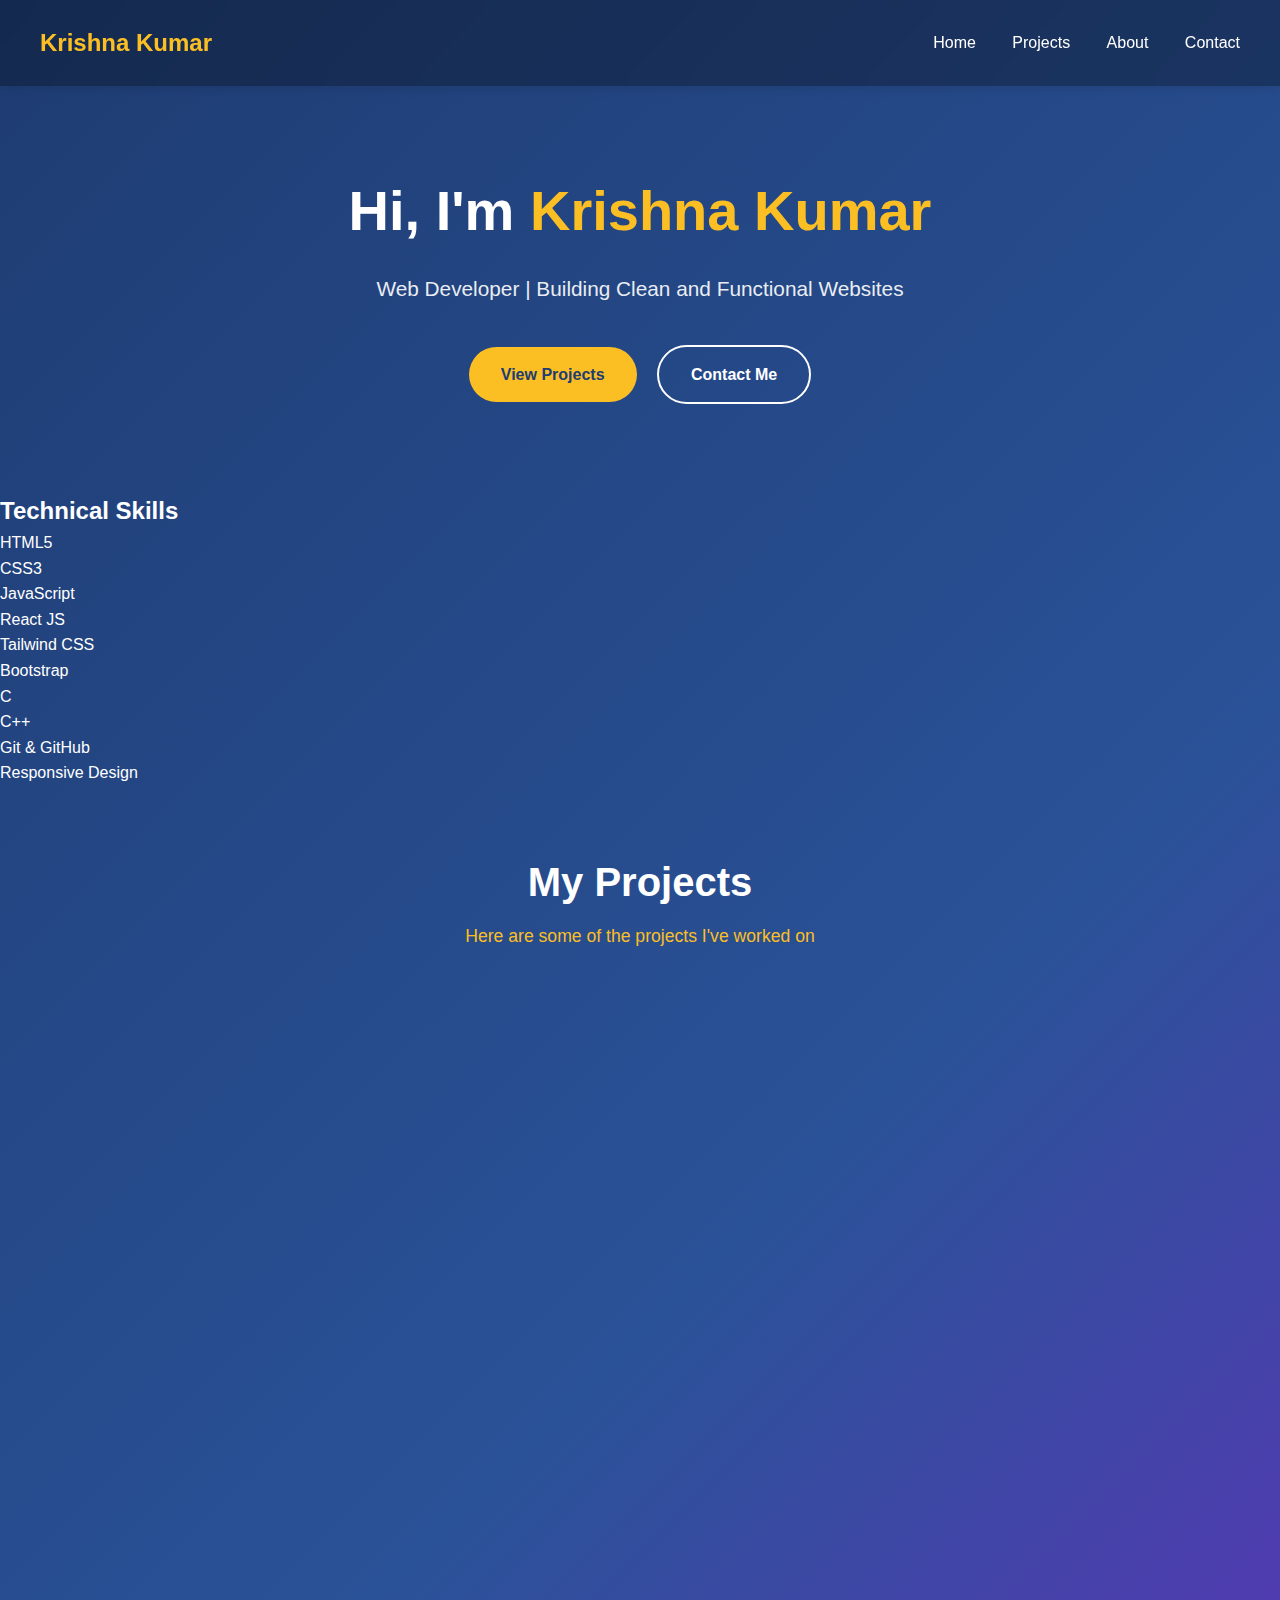
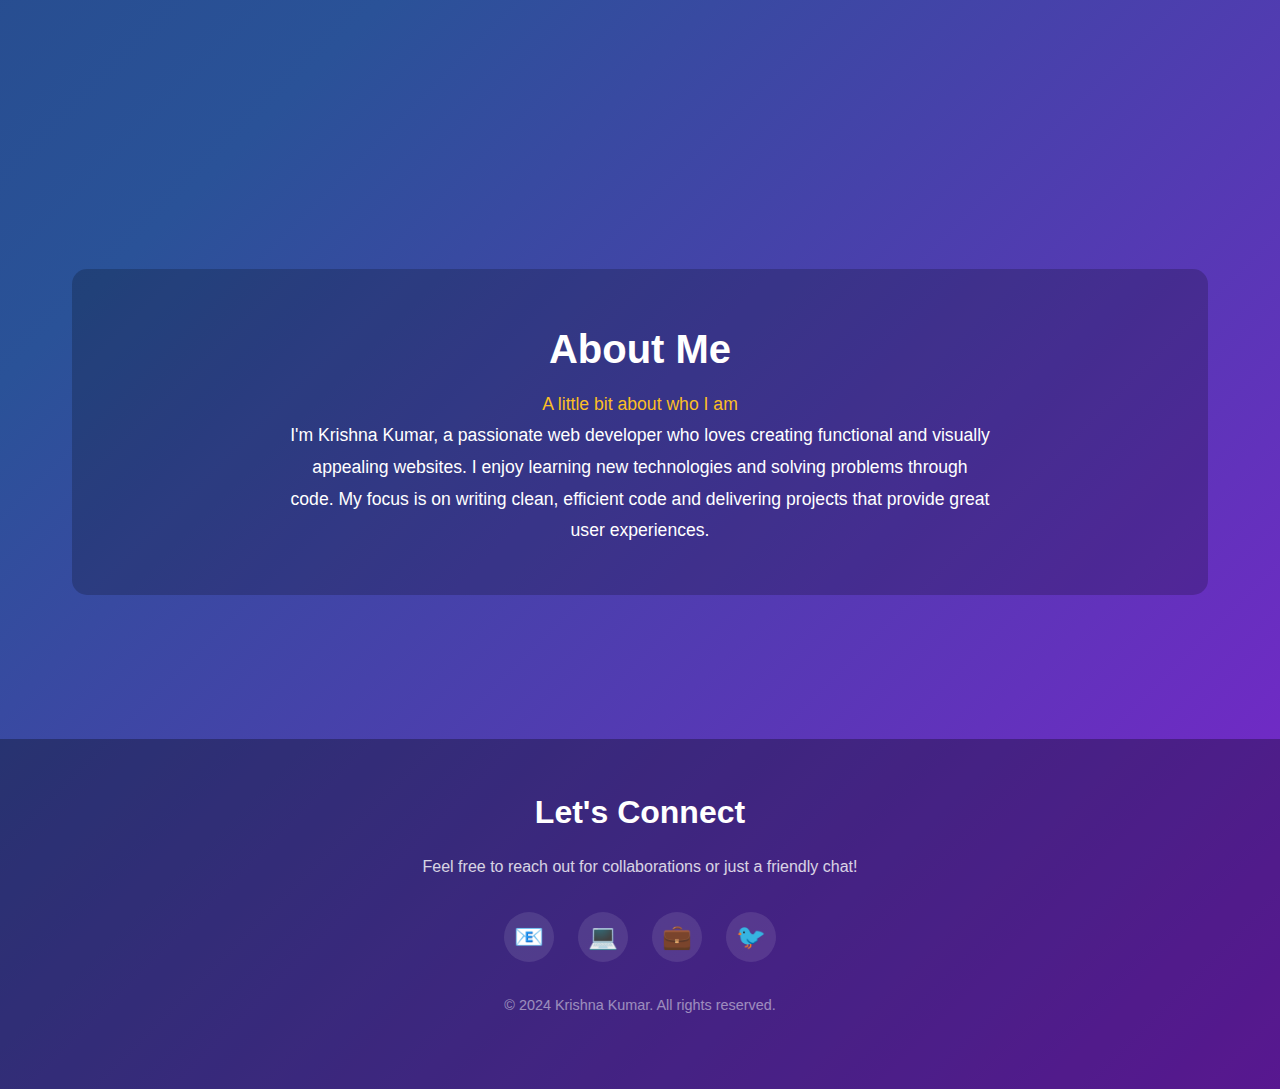
<file: index.html>
<!DOCTYPE html>
<html lang="en">
<head>
    <meta charset="UTF-8">
    <meta name="viewport" content="width=device-width, initial-scale=1.0">
    <title>Krishna Kumar - Portfolio</title>
    <link rel="stylesheet" href="index.css">
</head>
<body>
    <header>
        <div class="header-content">
            <div class="logo">Krishna Kumar</div>
            <nav>
                <a href="#home">Home</a>
                <a href="#projects">Projects</a>
                <a href="#about">About</a>
                <a href="#contact">Contact</a>
            </nav>
        </div>
    </header>

    <section class="hero" id="home">
        <h1>Hi, I'm <span class="highlight">Krishna Kumar</span></h1>
        <p>Web Developer | Building Clean and Functional Websites</p>
        <div>
            <a href="#projects" class="btn">View Projects</a>
            <a href="#contact" class="btn btn-secondary">Contact Me</a>
        </div>
    </section>
    <section id="skills" class="skills-section">
    <h2 class="section-title">Technical Skills</h2>

    <div class="skills-grid">
        <div class="skill-card">HTML5</div>
        <div class="skill-card">CSS3</div>
        <div class="skill-card">JavaScript</div>
        <div class="skill-card">React JS</div>
        <div class="skill-card">Tailwind CSS</div>
        <div class="skill-card">Bootstrap</div>
        <div class="skill-card">C</div>
        <div class="skill-card">C++</div>
        <div class="skill-card">Git & GitHub</div>
        <div class="skill-card">Responsive Design</div>
    </div>
</section>

    <section class="section" id="projects">
        <h2>My Projects</h2>
        <p class="section-subtitle">Here are some of the projects I've worked on</p>

        <div class="projects-grid">
            <a href="Quiz_website.html" target="_blank" style="text-decoration: none;"><div class="project-card">
                <div class="project-icon">❓</div>
                <h3>Quiz Website</h3>
                <p>An interactive quiz application with multiple choice questions, score tracking, and instant feedback for users.</p>
                <div class="tech-tags">
                    <span class="tech-tag">HTML</span>
                    <span class="tech-tag">CSS</span>
                    <span class="tech-tag">JavaScript</span>
                </div>
            </div>
            </a>

            <a href="to-do-list.html" target="_blank" style="text-decoration: none;"><div class="project-card">
                <div class="project-icon">✅</div>
                <h3>To-Do List</h3>
                <p>A task management app where users can add, edit, delete tasks, and mark them as complete with local storage.</p>
                <div class="tech-tags">
                    <span class="tech-tag">JavaScript</span>
                    <span class="tech-tag">Local Storage</span>
                    <span class="tech-tag">CSS</span>
                </div>
            </div>
            </a>

            <a href="calculator_website.html" target="_blank" style="text-decoration: none;">
                <div class="project-card">
                <div class="project-icon">🔢</div>
                <h3>Calculator</h3>
                <p>A functional calculator that performs basic arithmetic operations with a clean and user-friendly interface.</p>
                <div class="tech-tags">
                    <span class="tech-tag">JavaScript</span>
                    <span class="tech-tag">HTML</span>
                    <span class="tech-tag">CSS</span>
                </div>
            </div>
            </a>

           <a href="Landing_page.html" target="_blank" style="text-decoration: none;">
             <div class="project-card">
                <div class="project-icon">🌐</div>
                <h3>Landing Page</h3>
                <p>A responsive and modern landing page design with smooth scrolling and attractive visual elements.</p>
                <div class="tech-tags">
                    <span class="tech-tag">HTML5</span>
                    <span class="tech-tag">CSS3</span>
                    <span class="tech-tag">Responsive</span>
                </div>
             </div>
            </a>
        </div>
    </section>

    <section class="section" id="about">
        <div class="about">
            <h2>About Me</h2>
            <p class="section-subtitle">A little bit about who I am</p>
            <p>I'm Krishna Kumar, a passionate web developer who loves creating functional and visually appealing websites. I enjoy learning new technologies and solving problems through code. My focus is on writing clean, efficient code and delivering projects that provide great user experiences.</p>
        </div>
    </section>

    <footer id="contact">
        <h3>Let's Connect</h3>
        <p>Feel free to reach out for collaborations or just a friendly chat!</p>

        <div class="social-links">
            <a href="mailto:iampandit2003@gmail.com" title="Email">📧</a>
            <a href="https://github.com/KrishnaKumarPandit1/krishna-portfolio.git" title="GitHub">💻</a>
            <a href="https://in.linkedin.com/in/krishna-kumar-webdev" title="LinkedIn">💼</a>
            <a href="#" title="Twitter">🐦</a>
        </div>

        <div class="copyright">
            <p>&copy; 2024 Krishna Kumar. All rights reserved.</p>
        </div>
    </footer>

    <script src="index.js"></script>
</body>
</html>
</file>
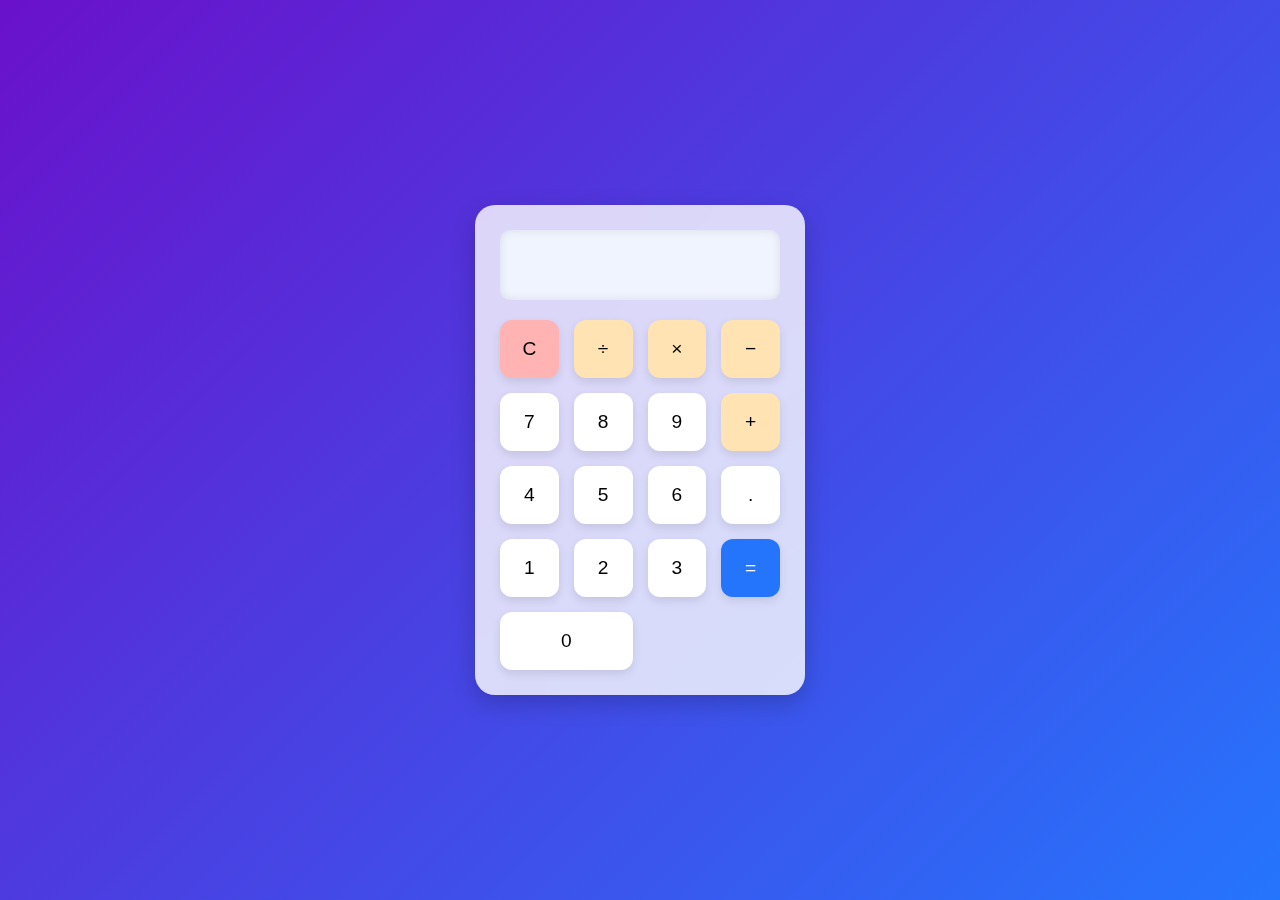
<file: calculator_website.html>
<!DOCTYPE html>
<html lang="en">
<head>
  <meta charset="UTF-8" />
  <meta name="viewport" content="width=device-width, initial-scale=1.0" />
  <title>Calculator</title>
  <style>
    * {
      margin: 0;
      padding: 0;
      box-sizing: border-box;
      font-family: 'Poppins', sans-serif;
    }

    body {
      background: linear-gradient(135deg, #6a11cb, #2575fc);
      height: 100vh;
      display: flex;
      justify-content: center;
      align-items: center;
    }

    .calculator {
      background: #ffffffcc;
      backdrop-filter: blur(12px);
      padding: 25px;
      border-radius: 20px;
      box-shadow: 0 8px 25px rgba(0, 0, 0, 0.2);
      width: 330px;
    }

    #display {
      width: 100%;
      height: 70px;
      border: none;
      outline: none;
      font-size: 2rem;
      text-align: right;
      padding: 10px;
      border-radius: 10px;
      background: #f0f4ff;
      margin-bottom: 20px;
      box-shadow: inset 0 0 10px rgba(0, 0, 0, 0.1);
    }

    .buttons {
      display: grid;
      grid-template-columns: repeat(4, 1fr);
      gap: 15px;
    }

    button {
      padding: 18px;
      font-size: 1.2rem;
      border: none;
      border-radius: 12px;
      cursor: pointer;
      transition: 0.3s;
      background: #ffffff;
      box-shadow: 0 4px 10px rgba(0, 0, 0, 0.1);
    }

    button:hover {
      background: #e0e7ff;
      transform: scale(1.05);
    }

    .equal {
      background: #2575fc;
      color: #fff;
    }

    .equal:hover {
      background: #1b5fd4;
    }

    .operator {
      background: #ffe3b3;
    }

    .clear {
      background: #ffb3b3;
    }
  </style>
</head>
<body>

  <div class="calculator">
    <input type="text" id="display" disabled />

    <div class="buttons">
      <button class="clear" onclick="clearDisplay()">C</button>
      <button class="operator" onclick="append('/')">÷</button>
      <button class="operator" onclick="append('*')">×</button>
      <button class="operator" onclick="append('-')">−</button>

      <button onclick="append('7')">7</button>
      <button onclick="append('8')">8</button>
      <button onclick="append('9')">9</button>
      <button class="operator" onclick="append('+')">+</button>

      <button onclick="append('4')">4</button>
      <button onclick="append('5')">5</button>
      <button onclick="append('6')">6</button>
      <button onclick="append('.')">.</button>

      <button onclick="append('1')">1</button>
      <button onclick="append('2')">2</button>
      <button onclick="append('3')">3</button>
      <button class="equal" onclick="calculate()">=</button>

      <button onclick="append('0')" style="grid-column: span 2">0</button>
    </div>
  </div>

  <script>
    function append(value) {
      document.getElementById('display').value += value;
    }

    function clearDisplay() {
      document.getElementById('display').value = '';
    }

    function calculate() {
      try {
        const result = eval(document.getElementById('display').value);
        document.getElementById('display').value = result;
      } catch {
        document.getElementById('display').value = 'Error';
      }
    }
  </script>
</body>
</html>
</file>
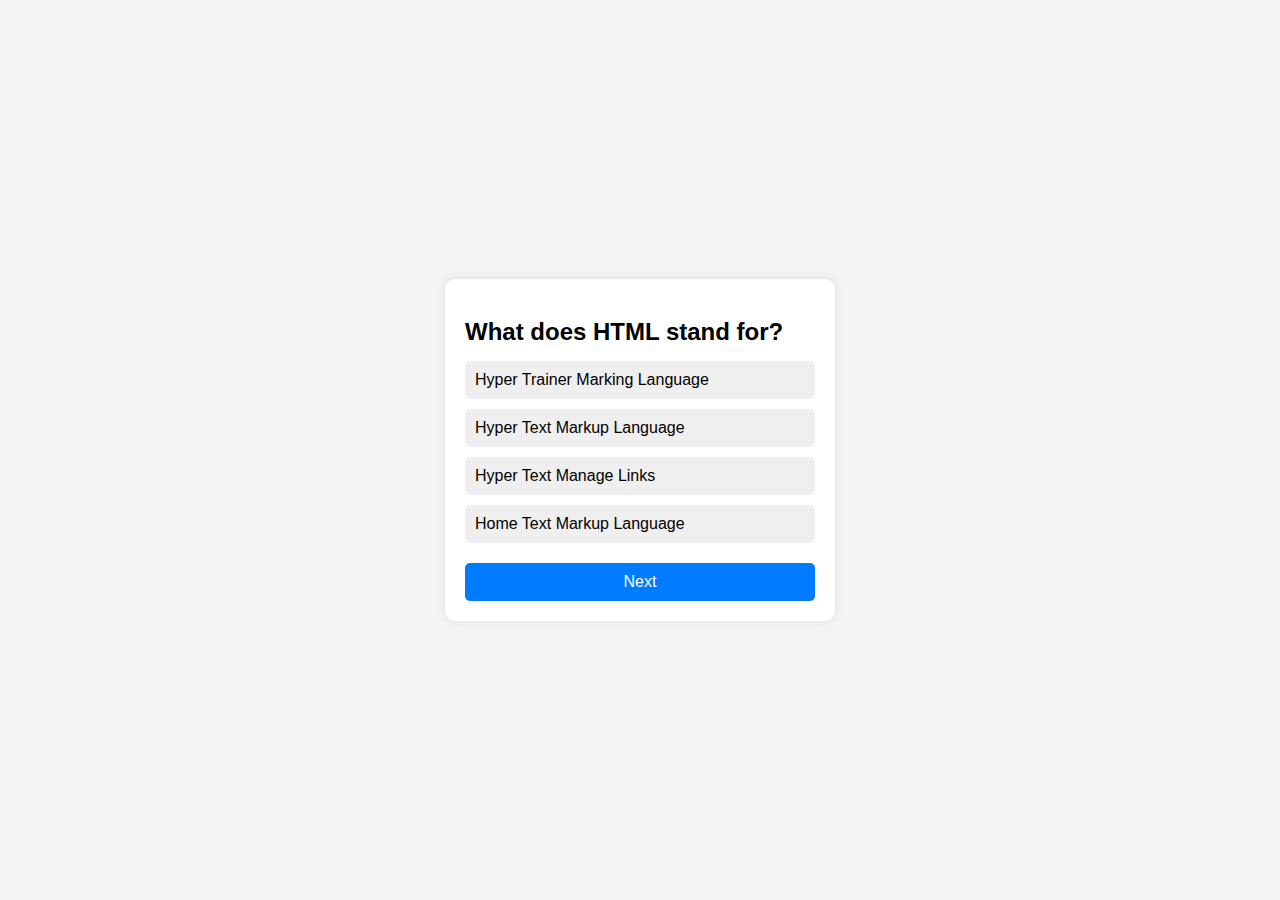
<file: Quiz_website.html>
<!DOCTYPE html>
<html lang="en">
<head>
  <meta charset="UTF-8" />
  <meta name="viewport" content="width=device-width, initial-scale=1.0" />
  <title>Simple Quiz Website</title>
  <style>
    body {
      font-family: Arial, sans-serif;
      background: #f4f4f4;
      margin: 0;
      padding: 0;
      display: flex;
      justify-content: center;
      align-items: center;
      height: 100vh;
    }
    .container {
      background: #fff;
      padding: 20px;
      width: 350px;
      border-radius: 10px;
      box-shadow: 0 0 10px rgba(0, 0, 0, 0.1);
    }
    h2 {
      margin-bottom: 15px;
    }
    .btn {
      width: 100%;
      padding: 10px;
      margin-top: 10px;
      border: none;
      background: #007bff;
      color: #fff;
      border-radius: 5px;
      cursor: pointer;
      font-size: 16px;
    }
    .btn:hover {
      background: #0056b3;
    }
    .option {
      margin: 10px 0;
      padding: 10px;
      background: #efefef;
      border-radius: 5px;
      cursor: pointer;
    }
    .option:hover {
      background: #ddd;
    }
  </style>
</head>
<body>
  <div class="container">
    <h2 id="question">Loading...</h2>
    <div id="options"></div>
    <button class="btn" id="nextBtn" onclick="nextQuestion()">Next</button>
    <h3 id="score" style="text-align:center; display:none;"></h3>
  </div>

  <script>
    const quizData = [
      {
        question: "What does HTML stand for?",
        options: ["Hyper Trainer Marking Language", "Hyper Text Markup Language", "Hyper Text Manage Links", "Home Text Markup Language"],
        correct: 1,
      },
      {
        question: "CSS is used for?",
        options: ["Styling", "Database", "Server", "Hacking"],
        correct: 0,
      },
      {
        question: "JavaScript runs on?",
        options: ["Browser", "Server", "Both", "None"],
        correct: 2,
      },
    ];

    let index = 0;
    let score = 0;

    function loadQuestion() {
      const q = quizData[index];
      document.getElementById("question").innerText = q.question;

      let optionHtml = "";
      q.options.forEach((opt, i) => {
        optionHtml += `<div class='option' onclick='checkAnswer(${i})'>${opt}</div>`;
      });

      document.getElementById("options").innerHTML = optionHtml;
    }

    function checkAnswer(selected) {
      if (selected === quizData[index].correct) {
        score++;
      }
      document.getElementById("nextBtn").style.display = "block";
    }

    function nextQuestion() {
      index++;
      if (index >= quizData.length) {
        document.getElementById("question").style.display = "none";
        document.getElementById("options").style.display = "none";
        document.getElementById("nextBtn").style.display = "none";
        document.getElementById("score").innerText = `Your Score: ${score} / ${quizData.length}`;
        document.getElementById("score").style.display = "block";
      } else {
        loadQuestion();
      }
    }

    loadQuestion();
  </script>
</body>
</html>
</file>
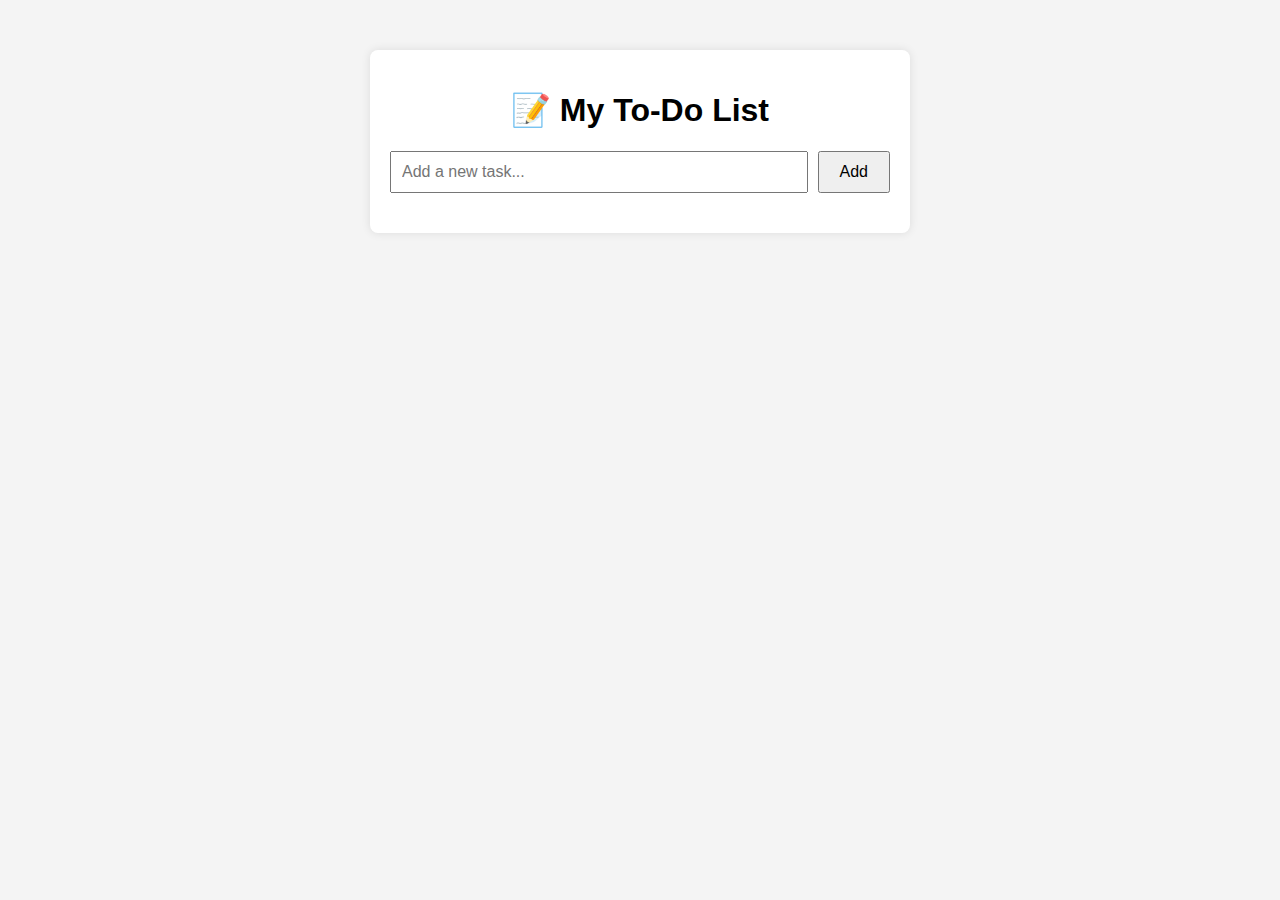
<file: to-do-list.html>
<!DOCTYPE html>
<html lang="en">
<head>
  <meta charset="UTF-8" />
  <meta name="viewport" content="width=device-width, initial-scale=1.0" />
  <title>To-Do List</title>
  <style>
    body {
  font-family: Arial, sans-serif;
  background-color: #f4f4f4;
  margin: 0;
  padding: 0;
}

.container {
  max-width: 500px;
  margin: 50px auto;
  background: white;
  padding: 20px;
  border-radius: 8px;
  box-shadow: 0 0 10px rgba(0, 0, 0, 0.1);
}

h1 {
  text-align: center;
}

.input-section {
  display: flex;
  gap: 10px;
  margin-bottom: 20px;
}

input[type="text"] {
  flex: 1;
  padding: 10px;
  font-size: 16px;
}

button {
  padding: 10px 20px;
  font-size: 16px;
  cursor: pointer;
}

ul {
  list-style: none;
  padding: 0;
}

li {
  background: #eee;
  margin-bottom: 10px;
  padding: 10px;
  border-radius: 4px;
  display: flex;
  justify-content: space-between;
  align-items: center;
}

li.completed {
  text-decoration: line-through;
  color: gray;
}
  </style>
</head>
<body>
  <div class="container">
    <h1>📝 My To-Do List</h1>
    <div class="input-section">
      <input type="text" id="taskInput" placeholder="Add a new task..." />
      <button onclick="addTask()">Add</button>
    </div>
    <ul id="taskList"></ul>
  </div>
  <script>
    function addTask() {
  const input = document.getElementById("taskInput");
  const taskText = input.value.trim();
  if (taskText === "") return;

  const li = document.createElement("li");
  li.textContent = taskText;

  li.addEventListener("click", () => {
    li.classList.toggle("completed");
  });

  const deleteBtn = document.createElement("button");
  deleteBtn.textContent = "❌";
  deleteBtn.onclick = () => li.remove();

  li.appendChild(deleteBtn);
  document.getElementById("taskList").appendChild(li);
  input.value = "";
}
  </script>
</body>
</html>
</file>
<file: index.css>
* {
            margin: 0;
            padding: 0;
            box-sizing: border-box;
        }

        body {
            font-family: 'Segoe UI', Tahoma, Geneva, Verdana, sans-serif;
            background: linear-gradient(135deg, #1e3c72 0%, #2a5298 50%, #7e22ce 100%);
            color: #fff;
            line-height: 1.6;
        }

        header {
            padding: 1.5rem 2rem;
            background: rgba(0, 0, 0, 0.3);
            backdrop-filter: blur(10px);
            position: sticky;
            top: 0;
            z-index: 100;
            box-shadow: 0 2px 10px rgba(0, 0, 0, 0.1);
        }

        .header-content {
            max-width: 1200px;
            margin: 0 auto;
            display: flex;
            justify-content: space-between;
            align-items: center;
        }

        .logo {
            font-size: 1.5rem;
            font-weight: 700;
            color: #fbbf24;
        }

        nav a {
            color: #fff;
            text-decoration: none;
            margin-left: 2rem;
            font-weight: 500;
            transition: color 0.3s ease;
        }

        nav a:hover {
            color: #fbbf24;
        }

        .hero {
            text-align: center;
            padding: 5rem 2rem;
            max-width: 800px;
            margin: 0 auto;
        }

        .hero h1 {
            font-size: 3.5rem;
            margin-bottom: 1rem;
            font-weight: 700;
        }

        .hero .highlight {
            color: #fbbf24;
        }

        .hero p {
            font-size: 1.3rem;
            margin-bottom: 2rem;
            opacity: 0.9;
        }

        .btn {
            display: inline-block;
            padding: 0.9rem 2rem;
            background: #fbbf24;
            color: #1e3c72;
            text-decoration: none;
            border-radius: 30px;
            font-weight: 600;
            transition: all 0.3s ease;
            margin: 0.5rem;
        }

        .btn:hover {
            background: #fff;
            transform: translateY(-2px);
            box-shadow: 0 5px 20px rgba(251, 191, 36, 0.4);
        }

        .btn-secondary {
            background: transparent;
            border: 2px solid #fff;
            color: #fff;
        }

        .btn-secondary:hover {
            background: rgba(255, 255, 255, 0.1);
            border-color: #fbbf24;
        }

        .section {
            padding: 4rem 2rem;
            max-width: 1200px;
            margin: 0 auto;
        }

        .section h2 {
            text-align: center;
            font-size: 2.5rem;
            margin-bottom: 0.5rem;
            font-weight: 700;
        }

        .section-subtitle {
            text-align: center;
            color: #fbbf24;
            margin-bottom: 3rem;
            font-size: 1.1rem;
        }

        .projects-grid {
            display: grid;
            grid-template-columns: repeat(auto-fit, minmax(280px, 1fr));
            gap: 2rem;
            margin-top: 2rem;
        }

        .project-card {
            background: rgba(255, 255, 255, 0.1);
            backdrop-filter: blur(10px);
            border-radius: 15px;
            padding: 2rem;
            border: 1px solid rgba(255, 255, 255, 0.2);
            transition: all 0.3s ease;
        }

        .project-card:hover {
            transform: translateY(-8px);
            box-shadow: 0 15px 30px rgba(0, 0, 0, 0.3);
            border-color: #fbbf24;
        }

        .project-icon {
            font-size: 3rem;
            margin-bottom: 1rem;
        }

        .project-card h3 {
            font-size: 1.5rem;
            margin-bottom: 1rem;
            color: #fbbf24;
        }

        .project-card p {
            margin-bottom: 1rem;
            opacity: 0.9;
        }

        .tech-tags {
            display: flex;
            flex-wrap: wrap;
            gap: 0.5rem;
        }

        .tech-tag {
            background: rgba(251, 191, 36, 0.2);
            padding: 0.3rem 0.8rem;
            border-radius: 15px;
            font-size: 0.85rem;
            border: 1px solid rgba(251, 191, 36, 0.3);
        }

        .about {
            background: rgba(0, 0, 0, 0.2);
            border-radius: 15px;
            padding: 3rem;
            margin: 2rem 0;
            text-align: center;
        }

        .about p {
            font-size: 1.1rem;
            max-width: 700px;
            margin: 0 auto;
            line-height: 1.8;
        }

        footer {
            text-align: center;
            padding: 3rem 2rem;
            background: rgba(0, 0, 0, 0.3);
            margin-top: 3rem;
        }

        footer h3 {
            font-size: 2rem;
            margin-bottom: 1rem;
        }

        footer p {
            margin-bottom: 1.5rem;
            opacity: 0.8;
        }

        .social-links {
            display: flex;
            justify-content: center;
            gap: 1.5rem;
            margin: 2rem 0;
        }

        .social-links a {
            width: 50px;
            height: 50px;
            background: rgba(255, 255, 255, 0.1);
            border-radius: 50%;
            display: flex;
            align-items: center;
            justify-content: center;
            text-decoration: none;
            font-size: 1.5rem;
            transition: all 0.3s ease;
        }

        .social-links a:hover {
            background: #fbbf24;
            transform: translateY(-3px);
        }

        .copyright {
            margin-top: 2rem;
            opacity: 0.6;
            font-size: 0.9rem;
        }

        @media (max-width: 768px) {
            .header-content {
                flex-direction: column;
                gap: 1rem;
            }

            nav a {
                margin: 0 1rem;
            }

            .hero h1 {
                font-size: 2.5rem;
            }

            .hero p {
                font-size: 1.1rem;
            }

            .section h2 {
                font-size: 2rem;
            }

            .projects-grid {
                grid-template-columns: 1fr;
            }
        }
</file>
